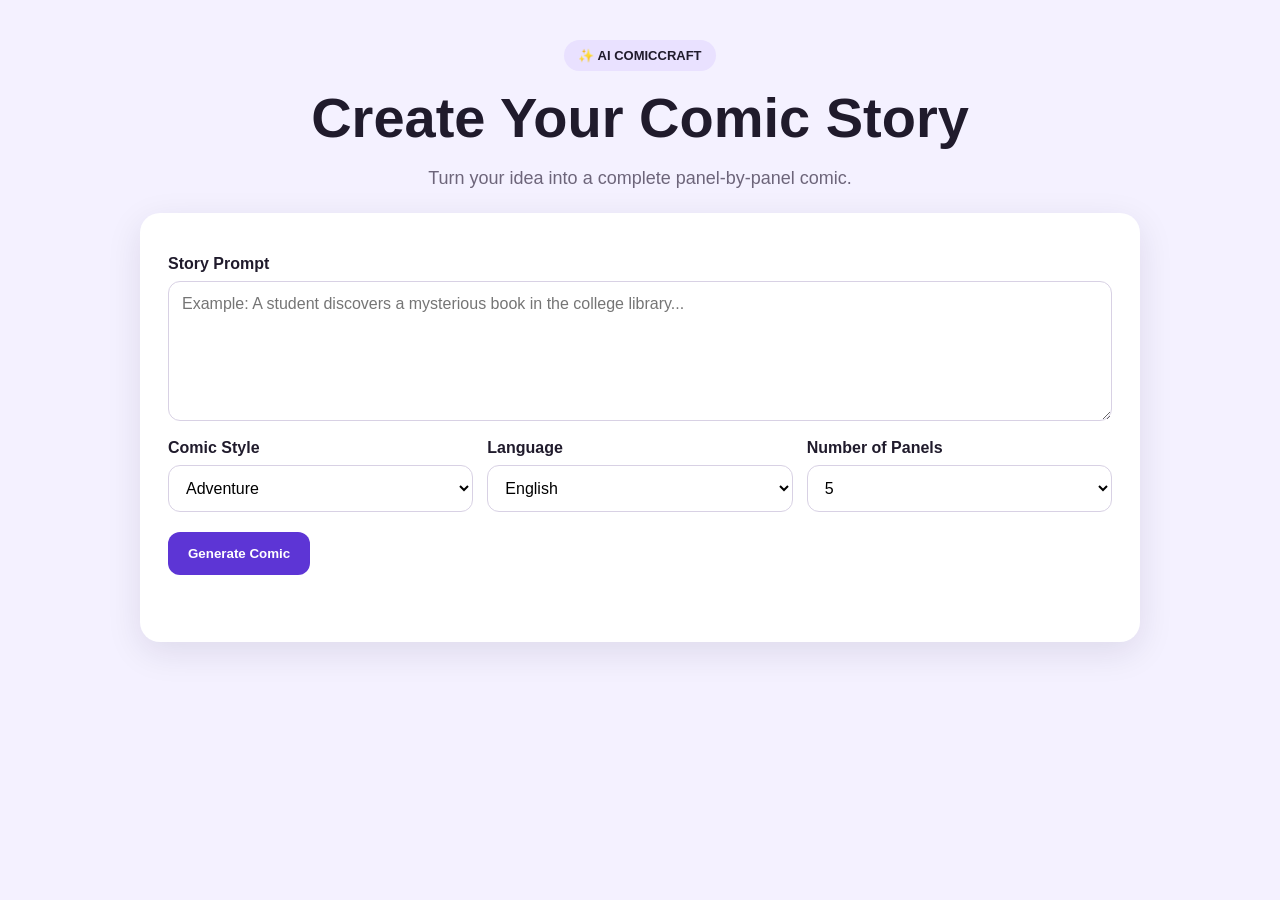
<file: templates/index.html>
<!DOCTYPE html>

<html lang="en">

<head>

    <meta charset="UTF-8">

    <meta
        name="viewport"
        content="width=device-width, initial-scale=1.0"
    >

    <title>ComicCraft AI</title>

    <link
        rel="stylesheet"
        href="/static/style.css"
    >

</head>

<body>

<main class="container">

    <section class="hero">

        <div class="badge">
            ✨ AI COMICCRAFT
        </div>

        <h1>
            Create Your Comic Story
        </h1>

        <p>
            Turn your idea into a complete
            panel-by-panel comic.
        </p>

    </section>


    <section class="card">

        <form id="comicForm">

            <label for="prompt">
                Story Prompt
            </label>

            <textarea
                id="prompt"
                required
                maxlength="2000"
                placeholder="Example: A student discovers a mysterious book in the college library..."
            ></textarea>


            <div class="grid">

                <div>

                    <label for="style">
                        Comic Style
                    </label>

                    <select id="style">

                        <option>Adventure</option>

                        <option>Funny</option>

                        <option>Fantasy</option>

                        <option>Mystery</option>

                        <option>School Life</option>

                        <option>Science Fiction</option>

                    </select>

                </div>


                <div>

                    <label for="language">
                        Language
                    </label>

                    <select id="language">

                        <option>English</option>

                        <option>Tamil</option>

                        <option>Malayalam</option>

                        <option>Hindi</option>

                    </select>

                </div>


                <div>

                    <label for="panels">
                        Number of Panels
                    </label>

                    <select id="panels">

                        <option value="3">
                            3
                        </option>

                        <option value="4">
                            4
                        </option>

                        <option
                            value="5"
                            selected
                        >
                            5
                        </option>

                        <option value="6">
                            6
                        </option>

                        <option value="7">
                            7
                        </option>

                        <option value="8">
                            8
                        </option>

                    </select>

                </div>

            </div>


            <button
                id="generateBtn"
                type="submit"
            >
                Generate Comic
            </button>

        </form>


        <div
            id="status"
            class="status"
        ></div>

    </section>


    <section
        id="result"
        class="result hidden"
    ></section>

</main>


<script src="/static/app.js"></script>

</body>

</html>
</file>
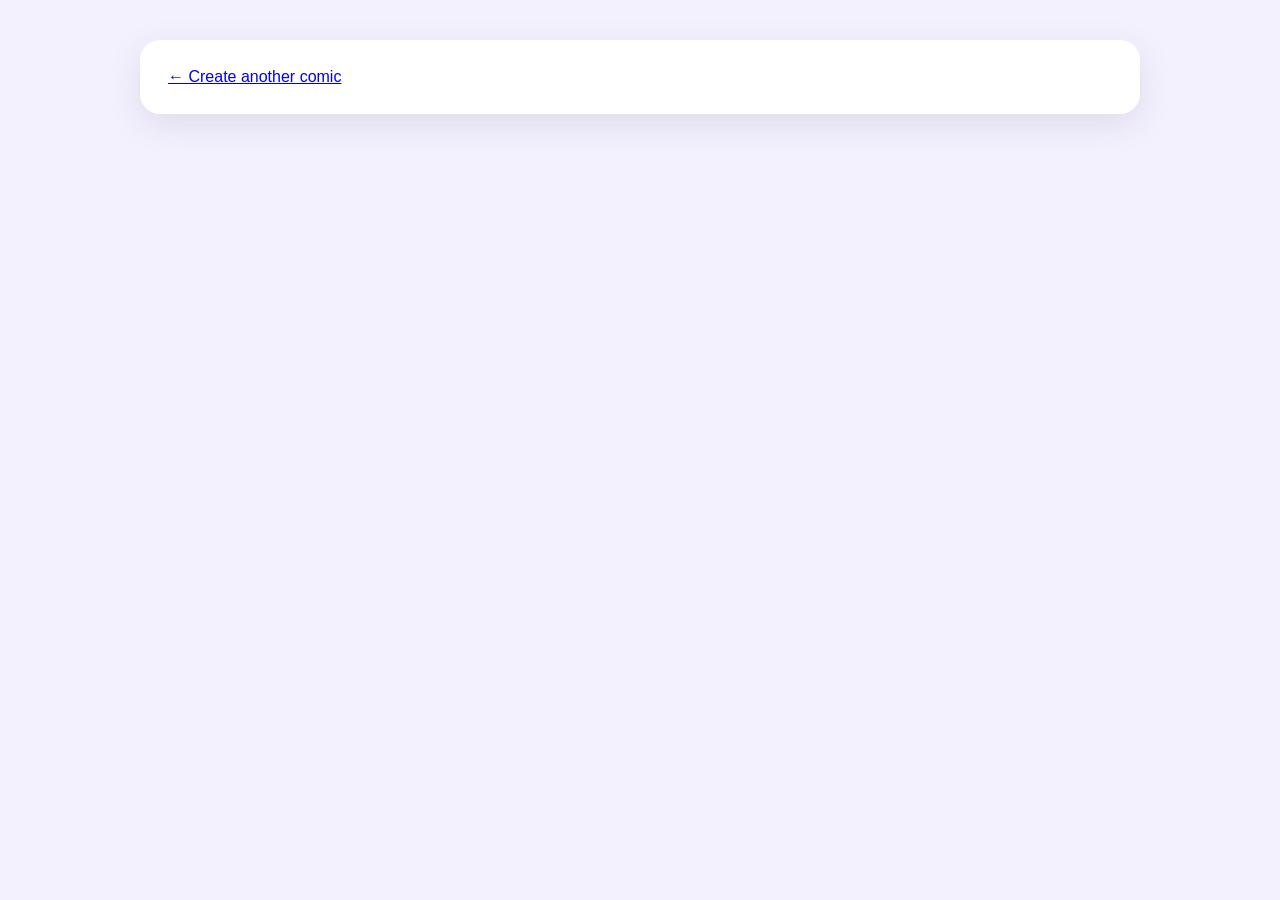
<file: templates/comic_preview.html>
<!DOCTYPE html>

<html lang="en">

<head>

    <meta charset="UTF-8">

    <meta
        name="viewport"
        content="width=device-width, initial-scale=1.0"
    >

    <title>Comic Preview</title>

    <link
        rel="stylesheet"
        href="/static/style.css"
    >

</head>

<body>

<main class="container">

    <section class="card">

        <a href="/">
            ← Create another comic
        </a>

        <div id="preview"></div>

    </section>

</main>

</body>

</html>
</file>
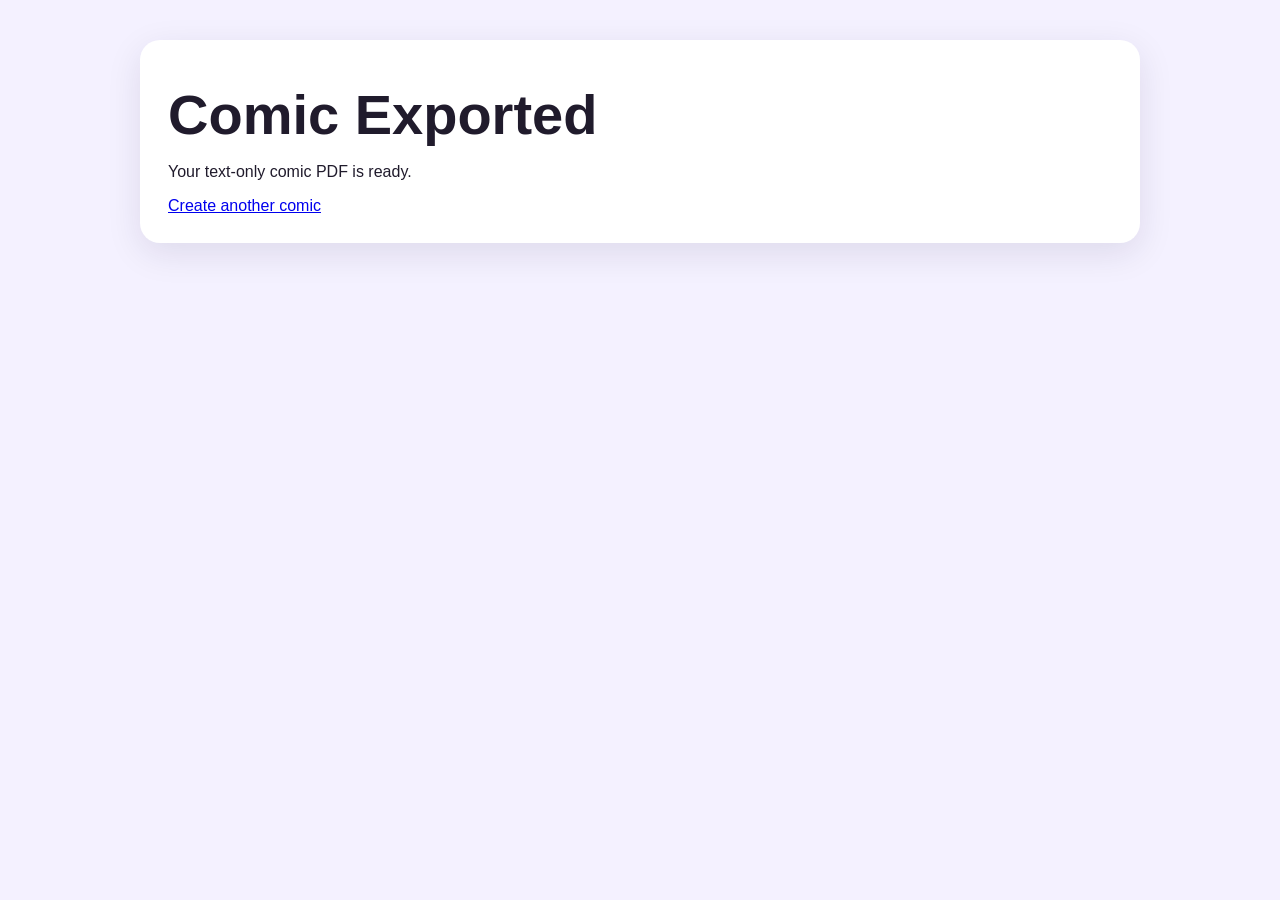
<file: templates/export_success.html>
<!DOCTYPE html>

<html lang="en">

<head>

    <meta charset="UTF-8">

    <meta
        name="viewport"
        content="width=device-width, initial-scale=1.0"
    >

    <title>Export Complete</title>

    <link
        rel="stylesheet"
        href="/static/style.css"
    >

</head>

<body>

<main class="container">

    <section class="card">

        <h1>
            Comic Exported
        </h1>

        <p>
            Your text-only comic PDF is ready.
        </p>

        <a href="/">
            Create another comic
        </a>

    </section>

</main>

</body>

</html>
</file>
<file: static/style.css>
* {
    box-sizing: border-box;
}


body {

    margin: 0;

    font-family:
        Arial,
        sans-serif;

    background: #f4f1ff;

    color: #201b2c;
}


.container {

    width:
        min(1000px, 92%);

    margin:
        0 auto;

    padding:
        40px 0 70px;
}


.hero {

    text-align: center;

    margin-bottom: 24px;
}


.badge {

    display: inline-block;

    padding:
        8px 14px;

    border-radius:
        999px;

    background:
        #e9e1ff;

    font-weight:
        700;

    font-size:
        13px;
}


h1 {

    font-size:
        clamp(32px, 6vw, 56px);

    margin:
        14px 0 8px;
}


.hero p {

    color:
        #6d657a;

    font-size:
        18px;
}


.card {

    background:
        white;

    border-radius:
        20px;

    padding:
        28px;

    box-shadow:
        0 10px 35px
        rgba(30, 20, 60, .10);

    margin-bottom:
        24px;
}


label {

    display:
        block;

    font-weight:
        700;

    margin:
        14px 0 8px;
}


textarea,
select {

    width:
        100%;

    border:
        1px solid #d8d1e4;

    border-radius:
        12px;

    padding:
        13px;

    font:
        inherit;

    background:
        white;
}


textarea {

    min-height:
        140px;

    resize:
        vertical;
}


.grid {

    display:
        grid;

    grid-template-columns:
        repeat(3, 1fr);

    gap:
        14px;
}


button {

    border:
        0;

    border-radius:
        12px;

    padding:
        14px 20px;

    margin-top:
        20px;

    background:
        #5d35d5;

    color:
        white;

    font-weight:
        800;

    cursor:
        pointer;
}


button:disabled {

    opacity:
        .6;

    cursor:
        wait;
}


.status {

    margin-top:
        15px;

    min-height:
        24px;
}


.panel {

    border:
        1px solid #e4deeb;

    border-radius:
        16px;

    padding:
        20px;

    margin:
        16px 0;

    background:
        #fcfbff;
}


.panel h3 {

    margin-top:
        0;
}


.meta {

    color:
        #746b80;

    font-size:
        14px;
}


.dialogue {

    margin:
        8px 0;

    padding:
        10px 12px;

    border-left:
        4px solid #5d35d5;

    background:
        #f1edff;

    border-radius:
        8px;
}


.hidden {

    display:
        none;
}


@media (max-width: 700px) {

    .grid {

        grid-template-columns:
            1fr;

    }

    .card {

        padding:
            20px;

    }
}
</file>
